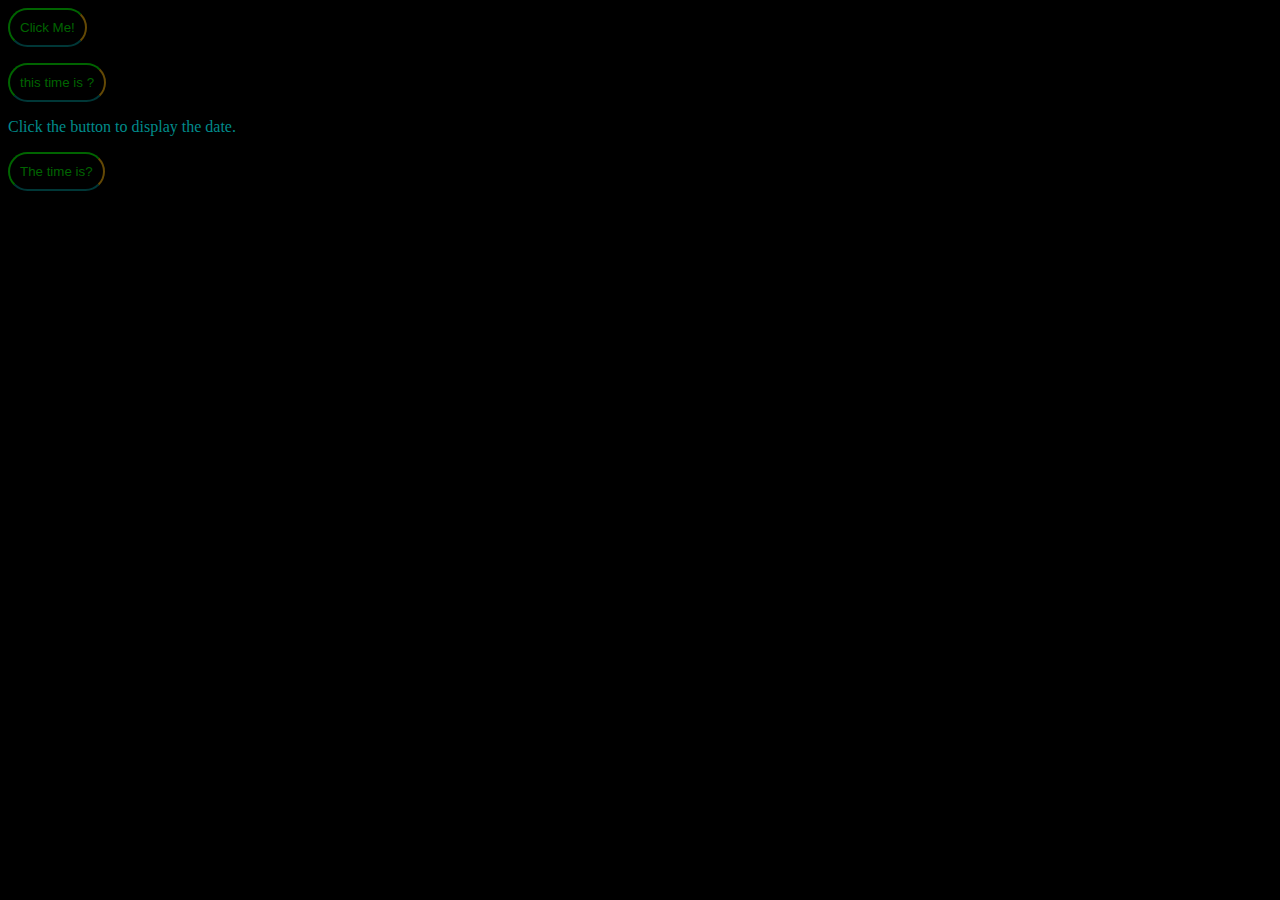
<file: arrow.html>
<!DOCTYPE html>
<html lang="en">
<head>
    <meta charset="UTF-8">
    <meta http-equiv="X-UA-Compatible" content="IE=edge">
    <meta name="viewport" content="width=device-width, initial-scale=1.0">
    <title>Document</title>
    <style>
        
        html{
            background-color: black;
            color: darkcyan;
        }
        #btn{

            padding: 10px;
            border-radius: 2em;
            background-color: transparent;
            color: darkgreen;
            border-color: darkgreen;
            border-bottom-color: darkcyan;
            border-right-color: darkgoldenrod;
        
        }       
    </style>
</head>
<body>
    
<button id="btn">Click Me!</button>

<p id="demo"></p>

<button id="btn" onclick="document.getElementById('demo').innerHTML =Date()">this time is ?</button>
<p id="demo"></p>


<p>Click the button to display the date.</p>

<button id="btn" onclick="displayDate()">The time is?</button>

<script>

    let hunt ="";
    hunt = () => {

        document.getElementById("demo").innerHTML += this;
    }
    window.addEventListener("load",fun);
    document.getElementById("btn").addEventListener("click",fun);

    
    

function displayDate() {
  document.getElementById("demo").innerHTML = Date();
}



</script>
</body>
</html>
</file>
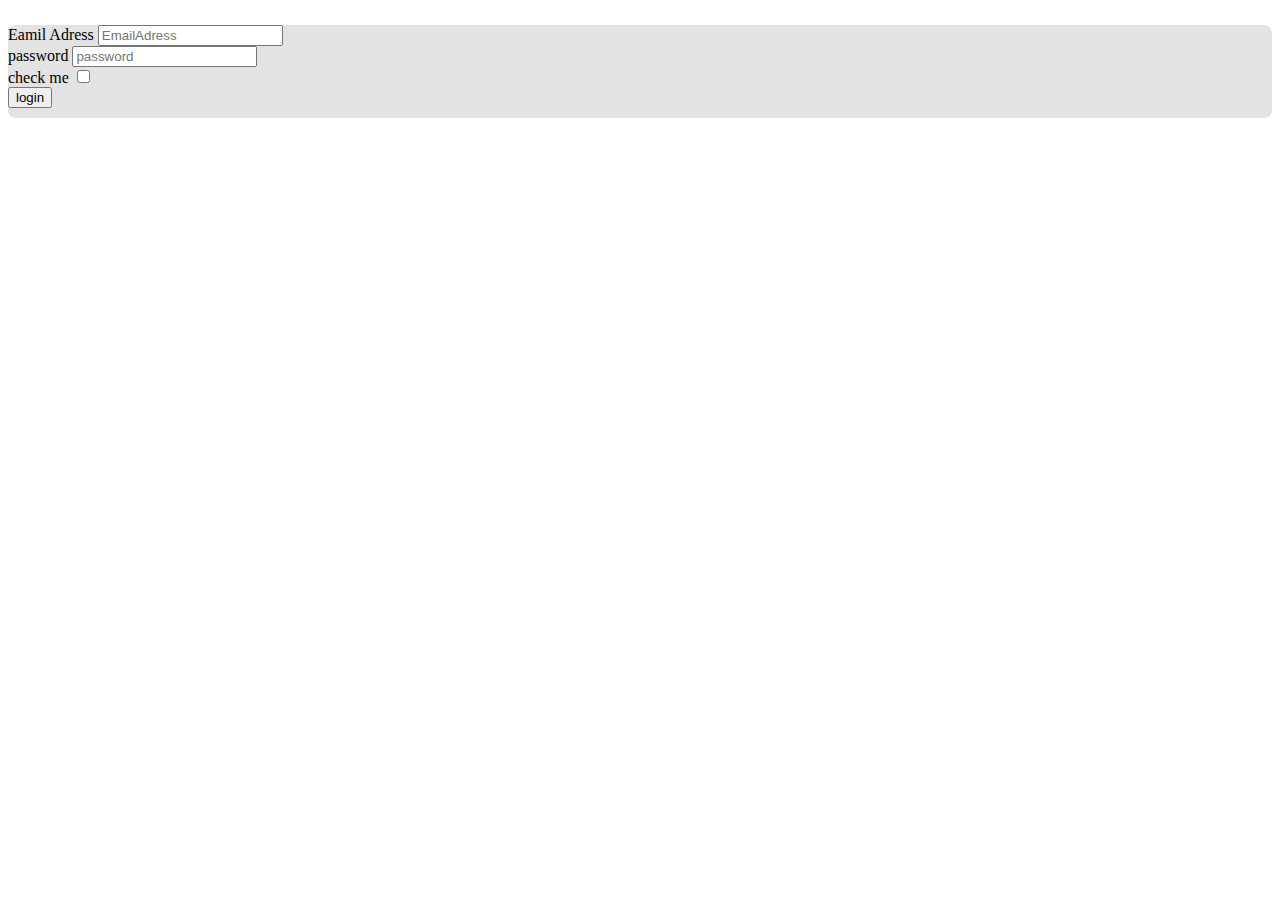
<file: form.html>
<!DOCTYPE html>
<html lang="en">
  <head>
    <meta charset="UTF-8" />
    <meta http-equiv="X-UA-Compatible" content="IE=edge" />
    <meta name="viewport" content="width=device-width, initial-scale=1.0" />
    <title>form</title>
    <link
      href="https://cdn.jsdelivr.net/npm/bootstrap@5.0.2/dist/css/bootstrap.min.css"
      rel="stylesheet"
      integrity="sha384-EVSTQN3/azprG1Anm3QDgpJLIm9Nao0Yz1ztcQTwFspd3yD65VohhpuuCOmLASjC"
      crossorigin="anonymous"
    />
    <style>
      .container {
        display: flex;
        background: rgba(199, 199, 199, 0.5);
        border-radius: 8px;
        margin-top: 25px;
        margin-bottom: 25px;
        padding-bottom: 10px;
      }
    </style>
  </head>

  <body>
    <div class="container w-50 d-flex justify-content-center pt-3">
      <form class="w-75">
        <div class="form-group">
          <label for="">Eamil Adress</label>
          <input class="form-control" type="email" placeholder="EmailAdress" />
        </div>

        <div class="form-group">
          <lable for="pass">password</lable>
          <input
            id="pass"
            class="form-control"
            type="password"
            placeholder="password"
          />
        </div>

        <div class="form-group mt-2">
          <label for="">check me</label>
          <input class="form-check-input" type="checkbox" />
        </div>
        <div class="btn_2 d-flex">
          <button class="btn btn-primary" type="submit">login</button>
        </div>
</div>
            </div>
          </div>
        </div>
      </form>
      
    </div>

    <script
      src="https://cdn.jsdelivr.net/npm/bootstrap@5.0.2/dist/js/bootstrap.bundle.min.js"
      integrity="sha384-MrcW6ZMFYlzcLA8Nl+NtUVF0sA7MsXsP1UyJoMp4YLEuNSfAP+JcXn/tWtIaxVXM"
      crossorigin="anonymous"
    ></script>
  </body>
</html>
</file>
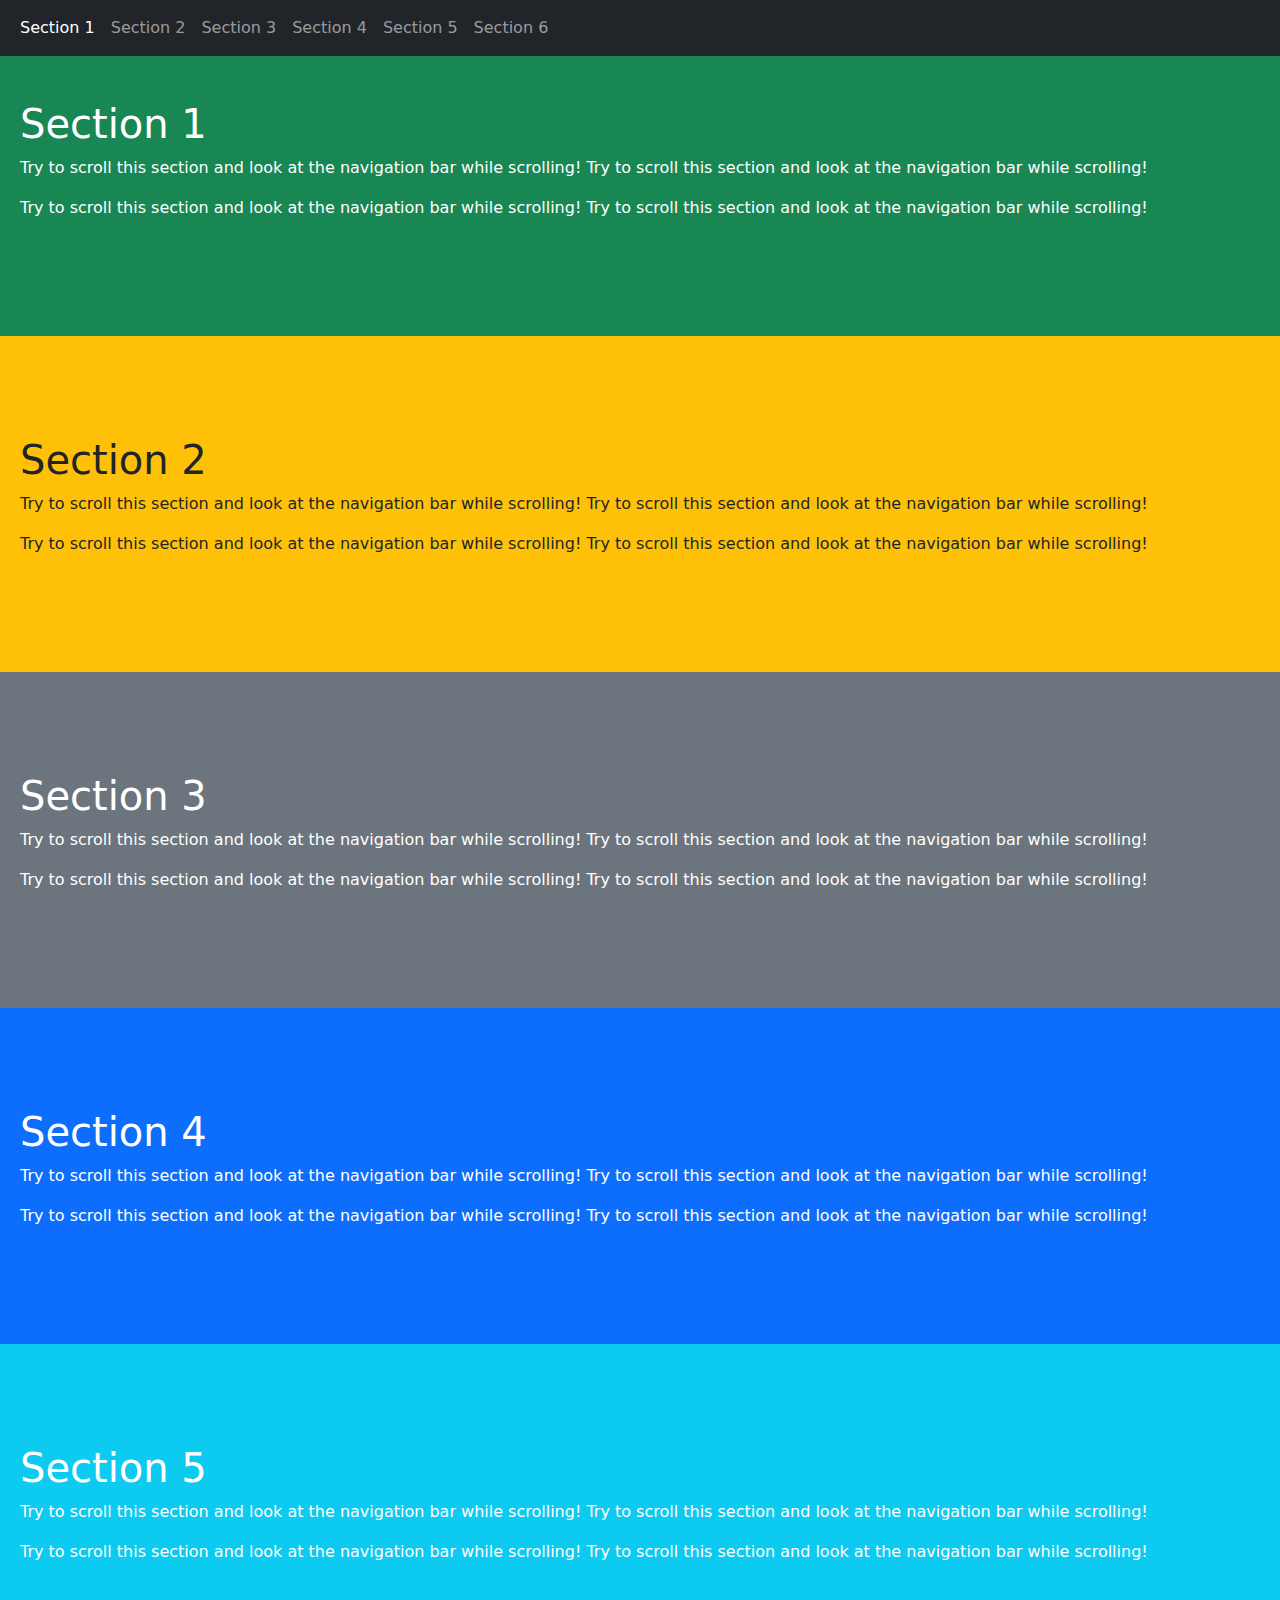
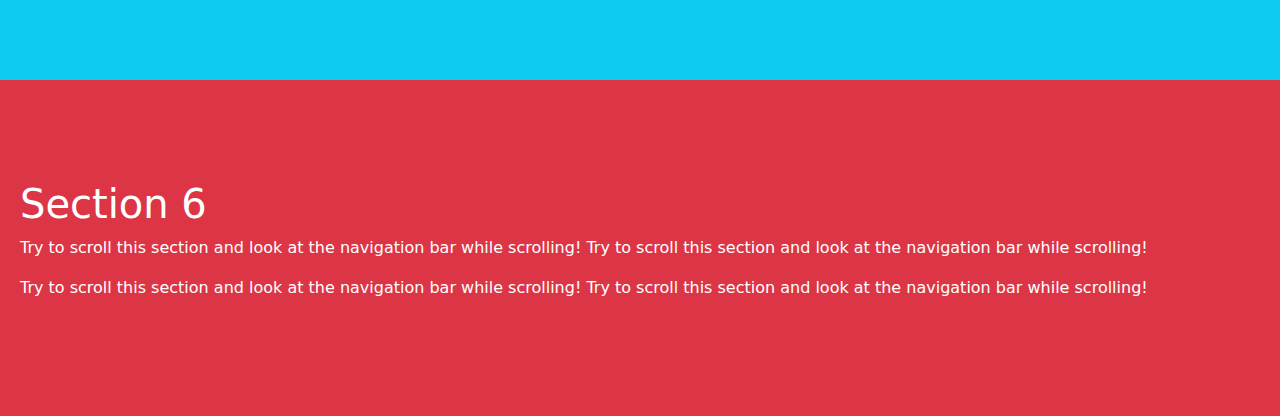
<file: Grid.html>
<!DOCTYPE html>
<html lang="en">
<head>
  <title>Bootstrap Example</title>
  <meta charset="utf-8">
  <meta name="viewport" content="width=device-width, initial-scale=1">
  <link href="https://cdn.jsdelivr.net/npm/bootstrap@5.2.1/dist/css/bootstrap.min.css" rel="stylesheet">
  <script src="https://cdn.jsdelivr.net/npm/bootstrap@5.2.1/dist/js/bootstrap.bundle.min.js"></script>
  <style>
  body {
      position: relative; 
  }
  </style>
</head>
<body data-bs-spy="scroll" data-bs-target=".navbar" data-bs-offset="50">

<nav class="navbar navbar-expand-sm bg-dark navbar-dark fixed-top">
  <div class="container-fluid">
    <ul class="navbar-nav">
      <li class="nav-item">
        <a class="nav-link" href="#section1">Section 1</a>
      </li>
      <li class="nav-item">
        <a class="nav-link" href="#section2">Section 2</a>
      </li>
      <li class="nav-item">
        <a class="nav-link" href="#section3">Section 3</a>
      </li>
      <li class="nav-item">
        <a class="nav-link" href="#section4">Section 4</a>
      </li>
      <li class="nav-item">
        <a class="nav-link" href="#section5">Section 5</a>
      </li>
      <li class="nav-item">
        <a class="nav-link" href="#section6">Section 6</a>
      </li>
    </ul>
    </ul>
    </ul>
    
    </ul>
   
  </div>
</nav>

<div id="section1" class="container-fluid bg-success text-white" style="padding:100px 20px;">
  <h1>Section 1</h1>
  <p>Try to scroll this section and look at the navigation bar while scrolling! Try to scroll this section and look at the navigation bar while scrolling!</p>
  <p>Try to scroll this section and look at the navigation bar while scrolling! Try to scroll this section and look at the navigation bar while scrolling!</p>
</div>

<div id="section2" class="container-fluid bg-warning" style="padding:100px 20px;">
  <h1>Section 2</h1>
  <p>Try to scroll this section and look at the navigation bar while scrolling! Try to scroll this section and look at the navigation bar while scrolling!</p>
  <p>Try to scroll this section and look at the navigation bar while scrolling! Try to scroll this section and look at the navigation bar while scrolling!</p>
</div>

<div id="section3" class="container-fluid bg-secondary text-white" style="padding:100px 20px;">
  <h1>Section 3</h1>
  <p>Try to scroll this section and look at the navigation bar while scrolling! Try to scroll this section and look at the navigation bar while scrolling!</p>
  <p>Try to scroll this section and look at the navigation bar while scrolling! Try to scroll this section and look at the navigation bar while scrolling!</p>
</div>

<div id="section4" class="container-fluid bg-primary text-white" style="padding:100px 20px;">
  <h1>Section 4</h1>
  <p>Try to scroll this section and look at the navigation bar while scrolling! Try to scroll this section and look at the navigation bar while scrolling!</p>
  <p>Try to scroll this section and look at the navigation bar while scrolling! Try to scroll this section and look at the navigation bar while scrolling!</p>
</div>

<div id="section5" class="container-fluid bg-info text-white" style="padding:100px 20px;">
  <h1>Section 5</h1>
  <p>Try to scroll this section and look at the navigation bar while scrolling! Try to scroll this section and look at the navigation bar while scrolling!</p>
  <p>Try to scroll this section and look at the navigation bar while scrolling! Try to scroll this section and look at the navigation bar while scrolling!</p>
</div>

<div id="section6" class="container-fluid bg-danger text-white" style="padding:100px 20px;">
  <h1>Section 6</h1>
  <p>Try to scroll this section and look at the navigation bar while scrolling! Try to scroll this section and look at the navigation bar while scrolling!</p>
  <p>Try to scroll this section and look at the navigation bar while scrolling! Try to scroll this section and look at the navigation bar while scrolling!</p>
</div>

</body>
</html>
</file>
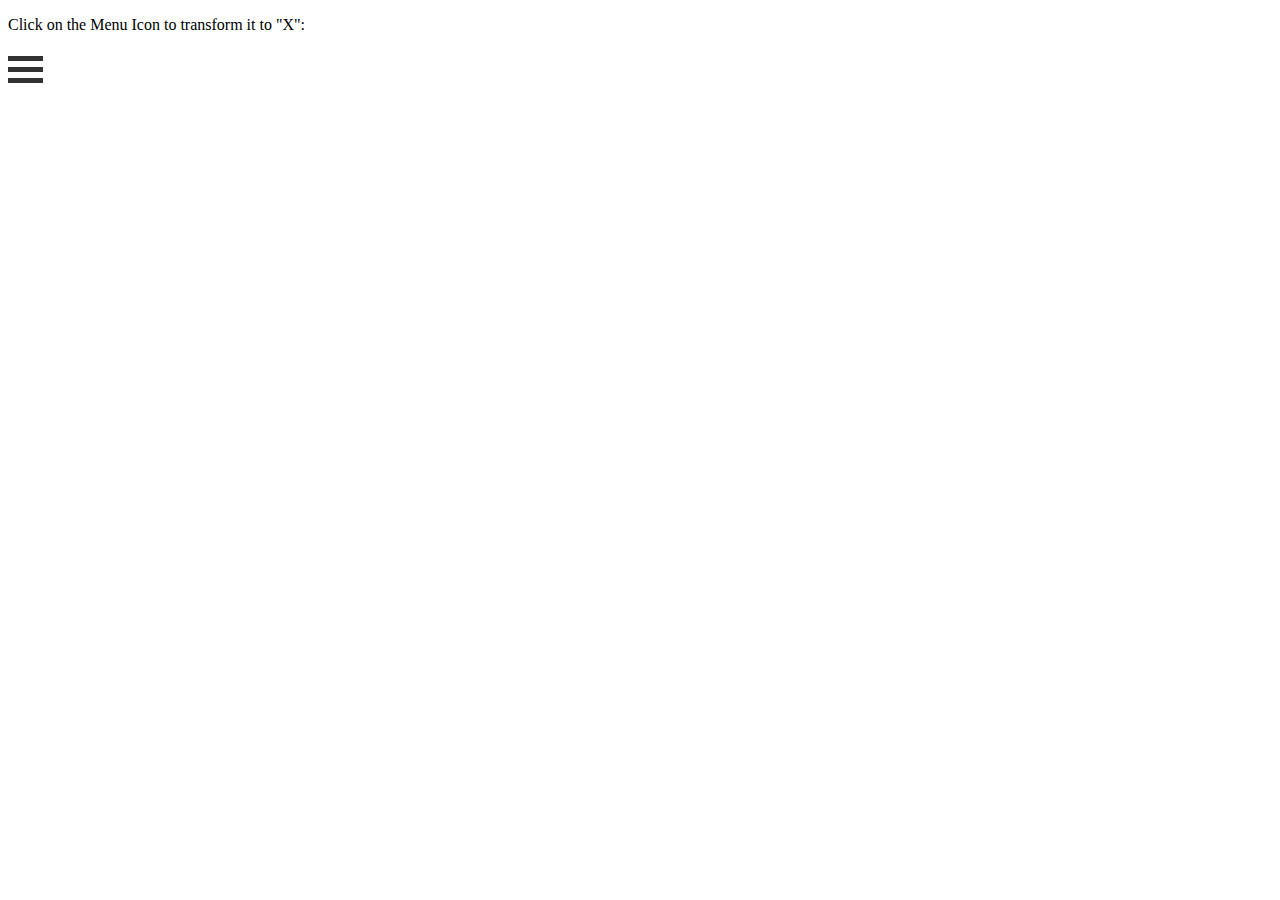
<file: humburger.html>
<!DOCTYPE html>
<html>
<head>
<meta name="viewport" content="width=device-width, initial-scale=1">
<style>
.container {
  display: inline-block;
  cursor: pointer;
}

.bar1, .bar2, .bar3 {
  width: 35px;
  height: 5px;
  background-color: #333;
  margin: 6px 0;
  transition: 0.4s;
}

.change .bar1 {
  transform: translate(0, 11px) rotate(-45deg);
}

.change .bar2 {opacity: 0;}

.change .bar3 {
  transform: translate(0, -11px) rotate(45deg);
}
</style>
</head>
<body>

<p>Click on the Menu Icon to transform it to "X":</p>
<div class="container" onclick="myFunction(this)">
  <div class="bar1"></div>
  <div class="bar2"></div>
  <div class="bar3"></div>
</div>

<script>
function myFunction(x) {
  x.classList.toggle("change");
}
</script>

</body>
</html>
</file>
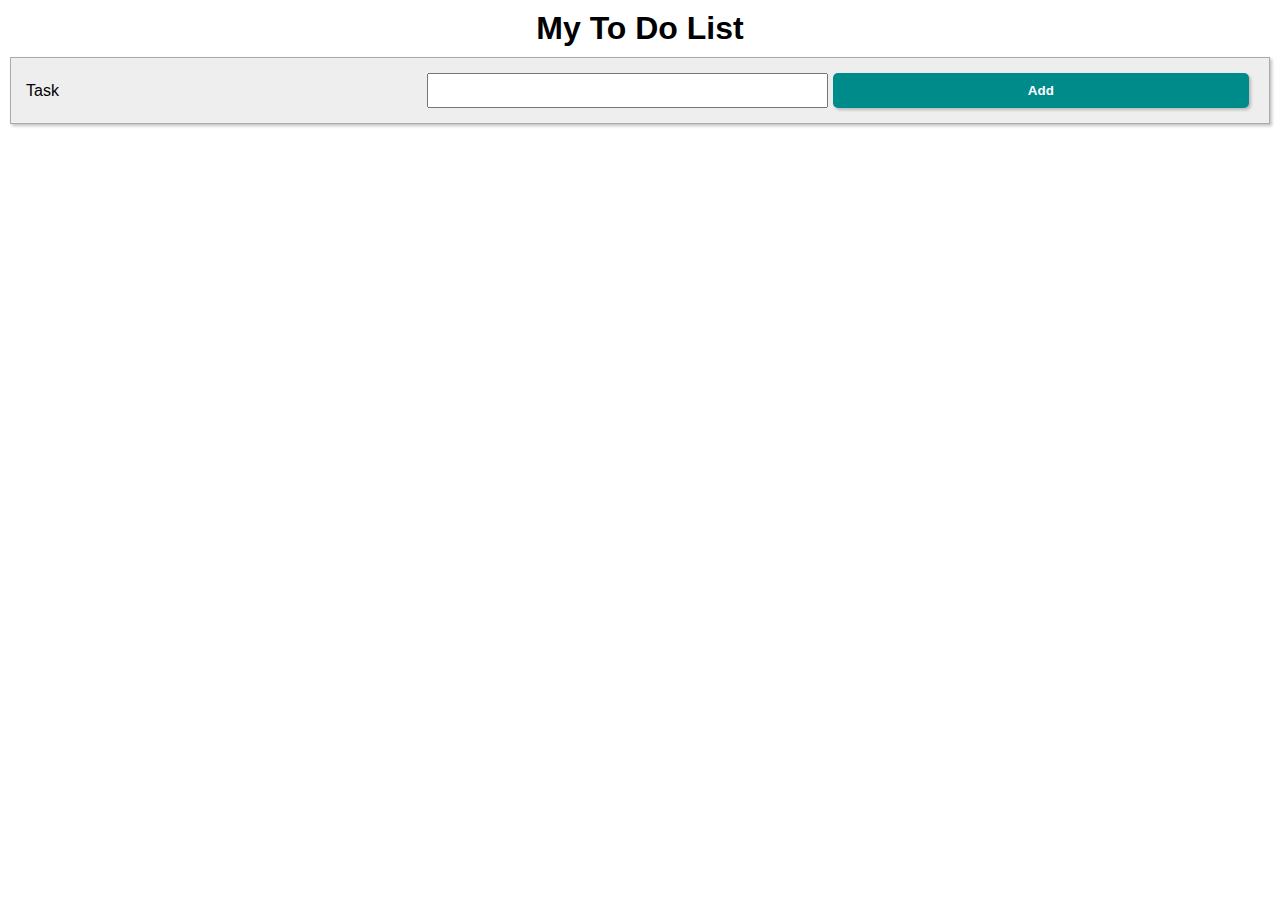
<file: todolist.html>
<!DOCTYPE html>
<html lang="en">

<head>
  <meta charset="UTF-8" />
  <meta http-equiv="X-UA-Compatible" content="IE=edge" />
  <meta name="viewport" content="width=device-width, initial-scale=1.0" />
  <title>Arrays</title>
  <style>
    * {
      padding: 0;
      margin: 0;
      box-sizing: border-box;
    }

    body,
    html {
      height: 100%;
      font-family: "Segoe UI", Tahoma, Geneva, Verdana, sans-serif;
    }

    h1 {
      text-align: center;
      margin-top: 10px;
      margin-bottom: 10px;
    }

    .form_group {
      padding: 15px;
      border: 1px solid #aaa;

      background-color: #eee;
      box-shadow: 2px 2px 3px #9999;
      margin: 10px;

      display: flex;
    }

    .form_group * {
      margin-right: 5px;
      flex: 1;
    }

    .form_group label {
      align-self: center;
    }

    .form_group input[type="button"] {
      border: none;
      padding: 10px;
      background-color: darkcyan;
      box-shadow: 2px 2px 3px #9999;
      border-radius: 5px;
      color: #fff;
      font-weight: 900;
    }

    #todo_list {
      list-style: none;
      padding: 5px;
      
    }
     
    #todo_list p {
      padding: 10px 5px;
      border: 2px solid rgb(9, 143, 143);
      margin-bottom: 5px;
    }
      
    #msg {
      color: tomato;
      padding: 15px;
      font-weight: 800;
    }
  </style>
</head>

<body>
  <h1>My To Do List</h1>
  <div class="form_group">
    <label for="task">Task</label>
    <input type="text" id="task" onkeyup="key_pressed(event)" />
    <input type="button" value="Add" onclick="add_item()"/>
  </div>

  <p id="msg"></p>
   
  <div id="todo_list"></div>
      
  <script>
    const task_input = document.querySelector("#task");
    const todo_list = document.querySelector("#todo_list");
    const msg = document.querySelector("#msg");

    let my_todos_arr = [];
    console.log(my_todos_arr)

    const mytodos_json = localStorage.getItem('mytodos');

    // Check if the key (mytodos) is exists in the localstorage

    my_todos_arr = mytodos_json == null ? [] : JSON.parse(mytodos_json)

 
    /*
    Pay Internet Bill
    Revise HTML Course
    Revise CSS Course
    Study Last Lecture of JS
    Watch a Short Tutorial About Today's Topic
    Solve Today's Task
    */

    my_todos_arr.forEach(appendItem);


    let new_task;
    let selected_item = "";
    function add_item() {
      // Clear error Message
      msg.innerHTML = "";

      // Get new task from the user input
      new_task = task_input.value.trim();



      // Checks if the item is in the array
      my_todos_arr.includes(new_task)
        ? (msg.innerHTML = "Item already in the list")
        
        : update_list();
    }

    function update_list() {
      // Clear list
      todo_list.innerHTML = "";

      // Add to the array
      my_todos_arr.push(new_task.trim());

      // Update localstorage with new items
      save_todos();


      // loop the array and creates the new list
      my_todos_arr.forEach(appendItem);

      // Clear added task from the input

      task_input.value = '';

      // Set focus on task_input

      task_input.focus();
    }

    function save_todos() {
    //   // Convert the array to JSON String
      const json_todos = JSON.stringify(my_todos_arr);

      // Add to localstorage
      localStorage.setItem('mytodos', json_todos);
    }
    function appendItem(task) {
      todo_list.innerHTML += `<p onclick='remove_me(this);'>${task}</p>`;
    }

    function remove_me(elm) {
      selected_item = elm.innerText;

      // Removes the item from the array
      console.log(my_todos_arr);
      my_todos_arr = my_todos_arr.filter(handle_item); //Callback function

      // Update localstorage with new items
      save_todos();


      // Clear list
      todo_list.innerHTML = "";

      // loop the array and creates the new list
      for (let i = 0; i < my_todos_arr.length; i++) {
        todo_list.innerHTML += `<p onclick='remove_me(this);'>${my_todos_arr[i]}</p>`;
      }
    }

    function handle_item(item) {
      return item !== selected_item;
    }


    function key_pressed(e) {


      if (e.key === "Enter") {

        add_item();
      }
       

      // console.log(e.key)

      // if the pressed key is Enter, fire add_item() function
      // add_item()

    }
  </script>
</body>

</html>
</file>
